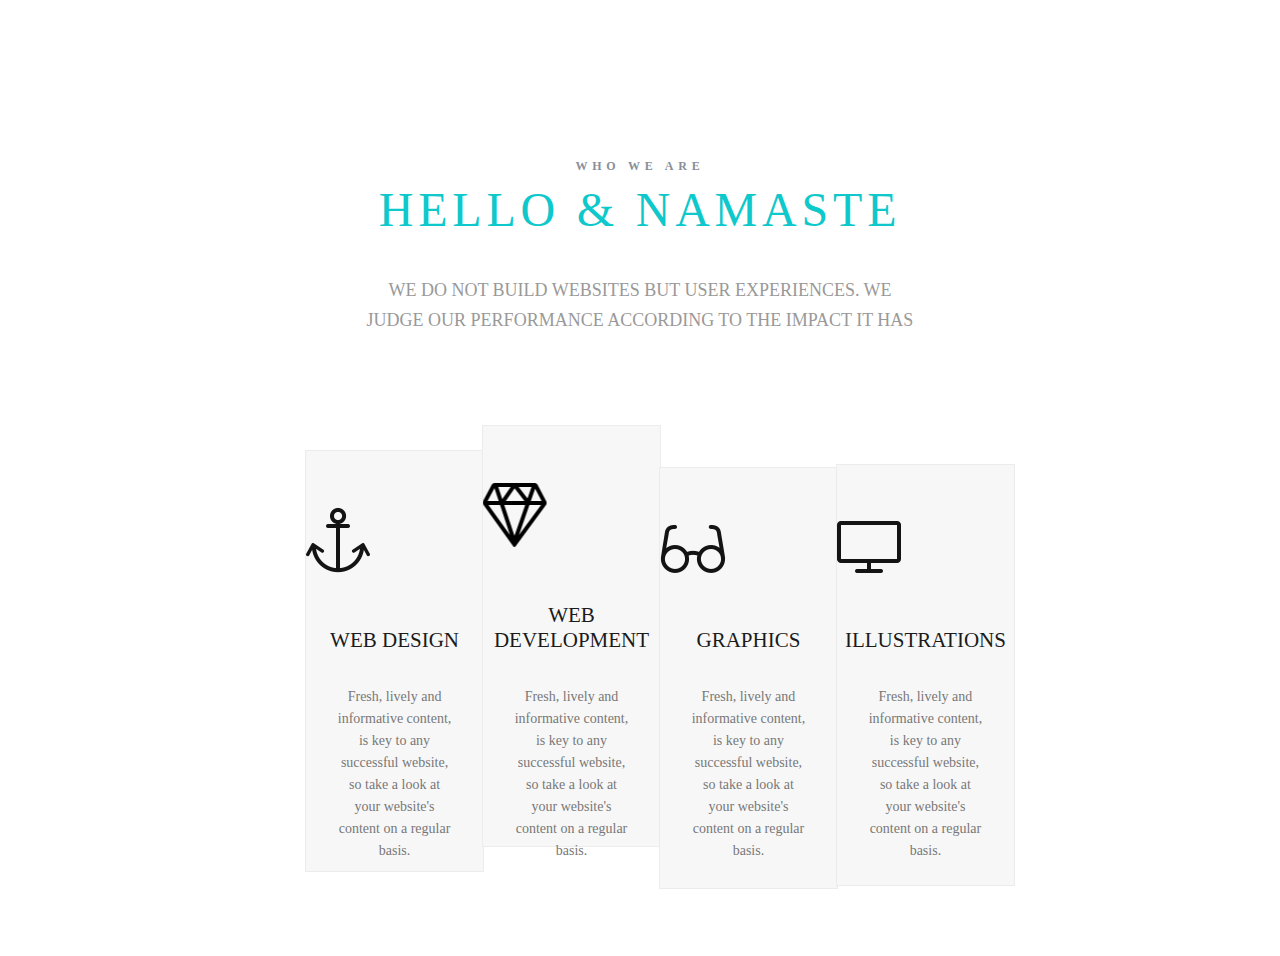
<file: index.html>
<!DOCTYPE html>
<html lang="en">

<head>
    <meta charset="UTF-8">
    <meta name="viewport" content="width=device-width, initial-scale=1.0">
    <link rel="stylesheet" href="styles.css">
    <title>Namaste</title>
</head>

<body>
    <div class="about">
        <div class="title">
            <div class="text1">
                who we are
            </div>
            <div class="text2">
                hello & namaste
            </div>
            <div class="text3">
                we do not build websites but user experiences. we <br>
                judge our performance according to the impact it has
            </div>
        </div>
        <ul class="iconboxes">
            <li class="design">
                <div class="icon icon1"></div>
                <div class="icontitle">web design</div>
                <div class="icontext">Fresh, lively and informative content, is key to any successful website, so take a
                    look at your website's content on a regular basis. </div>

            </li>
            <li class="development">
                <div class="icon icon2"></div>
                <div class="icontitle">web development</div>
                <div class="icontext">Fresh, lively and informative content, is key to any successful website, so take a
                    look at your website's content on a regular basis. </div>

            </li>
            <li class="graphics">
                <div class="icon icon3"></div>
                <div class="icontitle">graphics</div>
                <div class="icontext">Fresh, lively and informative content, is key to any successful website, so take a
                    look at your website's content on a regular basis. </div>

            </li>
            <li class="illustrations">
                <div class="icon icon4"></div>
                <div class="icontitle">illustrations</div>
                <div class="icontext">Fresh, lively and informative content, is key to any successful website, so take a
                    look at your website's content on a regular basis. </div>
            </li>
        </ul>
    </div>

</body>

</html>
</file>
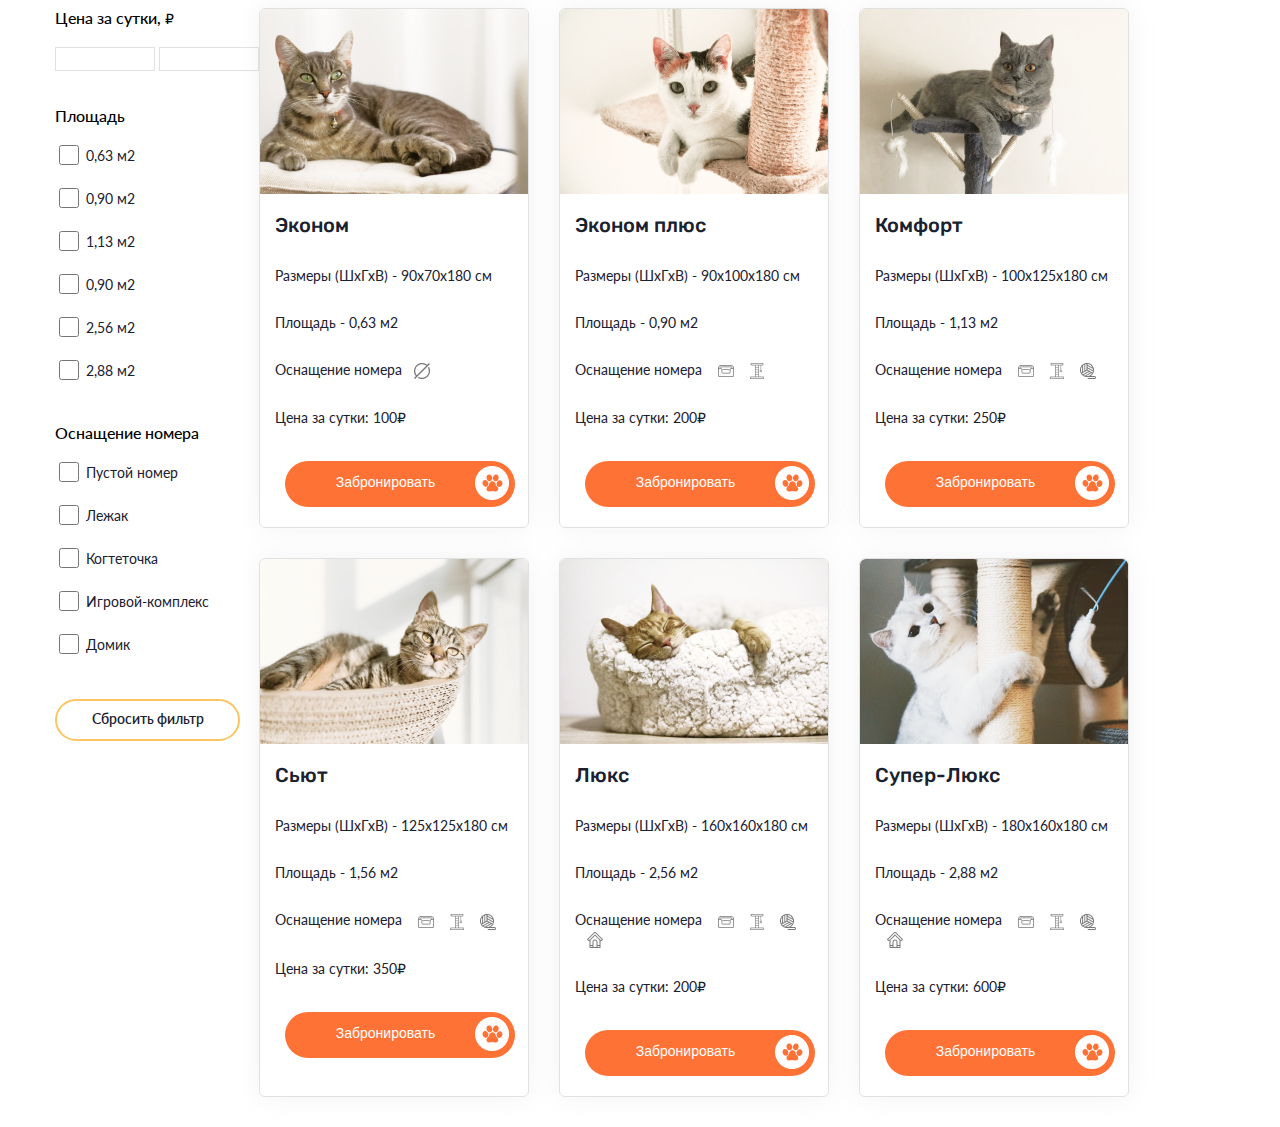
<file: cats/index.html>
<!DOCTYPE html>
<html lang="en">

<head>
    <meta charset="UTF-8">
    <meta name="viewport" content="width=device-width, initial-scale=1.0">
    <link rel="stylesheet" href="styles.css">
    <link href="https://fonts.googleapis.com/css2?family=Rubik:ital@1&display=swap" rel="stylesheet">
    <link href="https://fonts.googleapis.com/css2?family=Lato&display=swap" rel="stylesheet">
    <title>Cat Hotel</title>
</head>

<body>
    <div class="container">
        <div class="sidebar">
            <div class="sidebar__price">
                <span class="sidebar__dayprice">Цена за сутки,</span>
                <span class="sidebar__roubel">₽</span>
                <form class="form__price">
                    <input type="number" name="price">
                    <input type="number" name="price">
                </form>

            </div>

            <div class="sidebar__area">
                <div class="area__title">Площадь</div>
                <div>
                    <input type="checkbox">
                    <label for="0,63 м2">0,63 м2</label>
                </div>
                <div>
                    <input type="checkbox">
                    <label for="0,90 м2">0,90 м2</label>
                </div>
                <div>
                    <input type="checkbox">
                    <label for="1,13 м2">1,13 м2</label>
                </div>
                <div>
                    <input type="checkbox">
                    <label for="1,56 м2">0,90 м2</label>
                </div>
                <div>
                    <input type="checkbox">
                    <label for="2,56 м2">2,56 м2</label>
                </div>
                <div>
                    <input type="checkbox">
                    <label for="2,88 м2">2,88 м2</label>
                </div>


                <div class="facilities__title">Оснащение номера</div>
                <div>
                    <input type="checkbox">
                    <label for="Пустой номер">Пустой номер</label>
                </div>
                <div>
                    <input type="checkbox">
                    <label for="Лежак">Лежак</label>
                </div>
                <div>
                    <input type="checkbox">
                    <label for="Когтеточка">Когтеточка</label>
                </div>
                <div>
                    <input type="checkbox">
                    <label for="Игровой-комплекс">Игровой-комплекс</label>
                </div>

                <div>
                    <input type="checkbox">
                    <label for="Домик">Домик</label>
                </div>

            </div>
            <div class="footer1"><a class="button1 filterbutton" href="#">Сбросить фильтр
                </a></div>

        </div>
        <div class="cards__container">
            <div class="cards">
                <div class="card">
                    <img class="card__image" src="cat1.png">
                    <div class="card__description">
                        <div class="card__title">Эконом</div>
                        <div class="card__text card__roomsize">Размеры (ШхГхВ) - 90х70х180 см</div>
                        <div class="card__text card__roomarea">Площадь - 0,63 м2</div>
                        <div class="card__text card__facilities"><span class="card__roomfacilities">Оснащение
                                номера</span><img class="card__icon" src="none.png"></div>
                        <div class="card__text card__price"><span class="card__roomprice">Цена за
                                сутки:&nbsp;</span><span class="card__roompricesum">100₽</span></div>

                    </div>
                    <div class="footer2"><a class="button2" href="#">Забронировать
                            <img class="small__paw" src="paw.png" alt="paw"></a></div>
                </div>

                <div class="card">
                    <img class="card__image" src="cat2.png">
                    <div class="card__description">
                        <div class="card__title">Эконом плюс</div>
                        <div class="card__text card__roomsize">Размеры (ШхГхВ) - 90х100х180 см</div>
                        <div class="card__text card__roomarea">Площадь - 0,90 м2</div>
                        <div class="card__text card__facilities"><span class="card__roomfacilities">Оснащение
                                номера</span>
                            <img class="card__icon" src="vector1.png">
                            <img class="card__icon" src="vector2.png">
                        </div>
                        <div class="card__text card__price"><span class="card__roomprice">Цена за
                                сутки:&nbsp;</span><span class="card__roompricesum">200₽</span></div>

                    </div>
                    <div class="footer2"><a class="button2" href="#">Забронировать
                            <img class="small__paw" src="paw.png" alt="paw"></a></div>
                </div>

                <div class="card">
                    <img class="card__image" src="cat3.png">
                    <div class="card__description">
                        <div class="card__title">Комфорт</div>
                        <div class="card__text card__roomsize">Размеры (ШхГхВ) - 100х125х180 см</div>
                        <div class="card__text card__roomarea">Площадь - 1,13 м2 </div>
                        <div class="card__text card__facilities"><span class="card__roomfacilities">Оснащение
                                номера</span>
                            <img class="card__icon" src="vector1.png">
                            <img class="card__icon" src="vector2.png">
                            <img class="card__icon" src="vector3.png">
                        </div>
                        <div class="card__text card__price"><span class="card__roomprice">Цена за
                                сутки:&nbsp;</span><span class="card__roompricesum">250₽</span></div>

                    </div>
                    <div class="footer2"><a class="button2" href="#">Забронировать
                            <img class="small__paw" src="paw.png" alt="paw"></a></div>
                </div>

                <div class="card">
                    <img class="card__image" src="cat4.png">
                    <div class="card__description">
                        <div class="card__title">Сьют</div>
                        <div class="card__text card__roomsize">Размеры (ШхГхВ) - 125х125х180 см</div>
                        <div class="card__text card__roomarea">Площадь - 1,56 м2</div>
                        <div class="card__text card__facilities"><span class="card__roomfacilities">Оснащение
                                номера</span>
                            <img class="card__icon" src="vector1.png">
                            <img class="card__icon" src="vector2.png">
                            <img class="card__icon" src="vector3.png">
                        </div>
                        <div class="card__text card__price"><span class="card__roomprice">Цена за
                                сутки:&nbsp;</span><span class="card__roompricesum">350₽</span></div>

                    </div>
                    <div class="footer2"><a class="button2" href="#">Забронировать
                            <img class="small__paw" src="paw.png" alt="paw"></a></div>

                </div>
                <div class="card">
                    <img class="card__image" src="cat5.png">
                    <div class="card__description">
                        <div class="card__title">Люкс</div>
                        <div class="card__text card__roomsize">Размеры (ШхГхВ) - 160х160х180 см</div>
                        <div class="card__text card__roomarea">Площадь - 2,56 м2</div>
                        <div class="card__text card__facilities"><span class="card__roomfacilities">Оснащение
                                номера</span>
                            <img class="card__icon" src="vector1.png">
                            <img class="card__icon" src="vector2.png">
                            <img class="card__icon" src="vector3.png">
                            <img class="card__icon" src="vector4.png">
                        </div>
                        <div class="card__text card__price"><span class="card__roomprice">Цена за
                                сутки:&nbsp;</span><span class="card__roompricesum">200₽</span></div>

                    </div>
                    <div class="footer2"><a class="button2" href="#">Забронировать
                            <img class="small__paw" src="paw.png" alt="paw"></a></div>
                </div>

                <div class="card">
                    <img class="card__image" src="cat6.png">
                    <div class="card__description">
                        <div class="card__title">Супер-Люкс</div>
                        <div class="card__text card__roomsize">Размеры (ШхГхВ) - 180х160х180 см</div>
                        <div class="card__text card__roomarea">Площадь - 2,88 м2</div>
                        <div class="card__text card__facilities"><span class="card__roomfacilities">Оснащение
                                номера</span>
                            <img class="card__icon" src="vector1.png">
                            <img class="card__icon" src="vector2.png">
                            <img class="card__icon" src="vector3.png">
                            <img class="card__icon" src="vector4.png">
                        </div>
                        <div class="card__text card__price"><span class="card__roomprice">Цена за
                                сутки:&nbsp;</span><span class="card__roompricesum">600₽</span></div>

                    </div>
                    <div class="footer2"><a class="button2" href="#">Забронировать
                            <img class="small__paw" src="paw.png" alt="paw"></a></div>
                </div>
            </div>
        </div>
    </div>
</body>

</html>
</file>
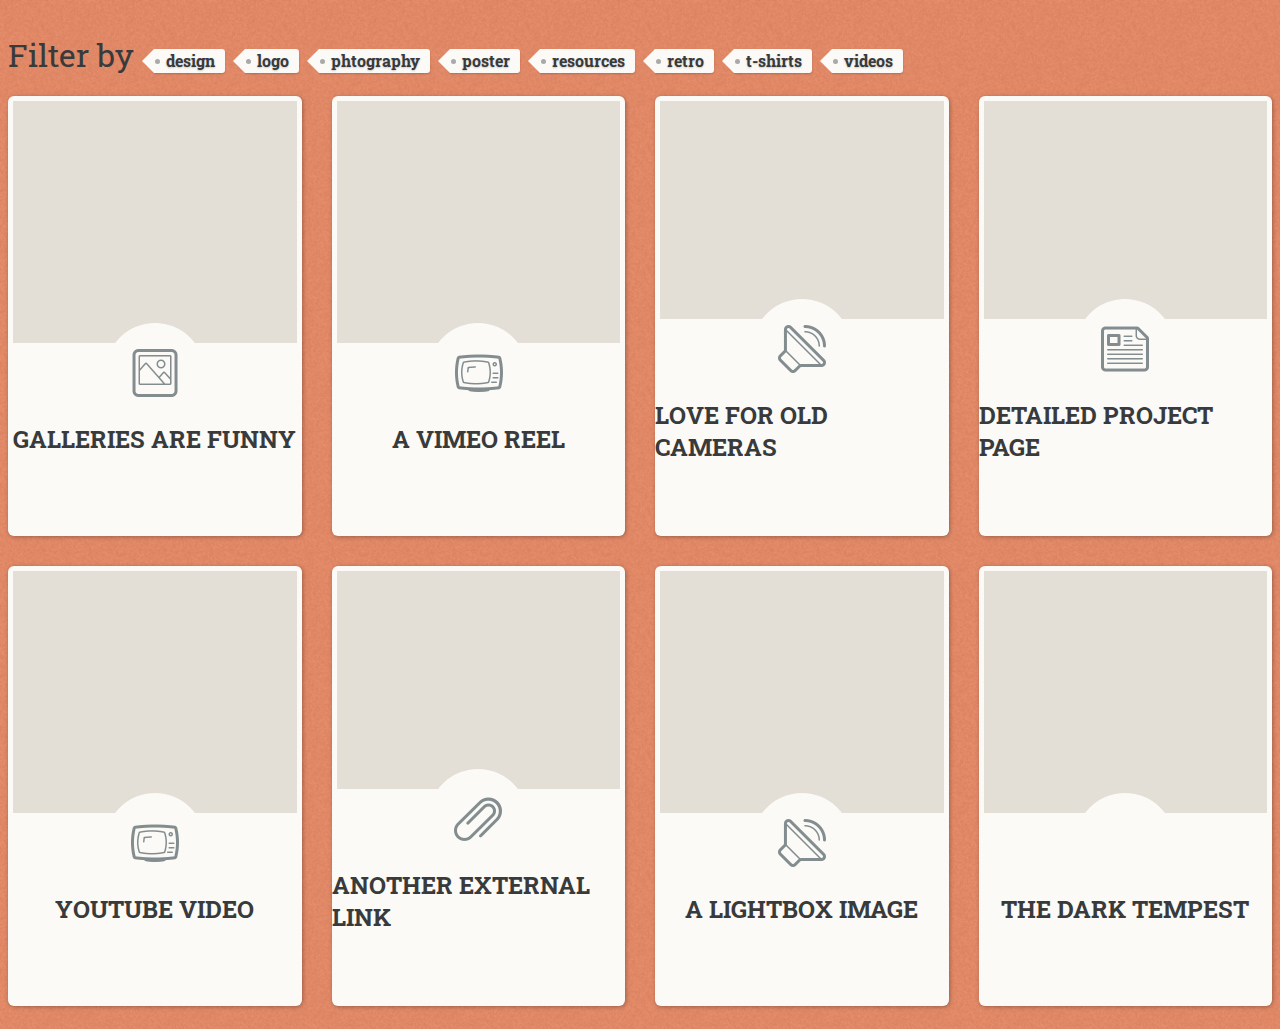
<file: hw portfolio/index.html>
<!DOCTYPE html>
<html lang="en">

<head>
    <meta charset="UTF-8">
    <meta name="viewport" content="width=device-width, initial-scale=1.0">
    <link rel="stylesheet" href="styles.css">
    <link href="https://fonts.googleapis.com/css2?family=Roboto+Slab:wght@100&display=swap" rel="stylesheet">
    <title>Portfolio</title>
</head>

<body>
    <br><br>
    <span class="filter">Filter by&nbsp;&nbsp;</span>
    <span class="tags tag1">design</span>
    <span class="tags tag2">logo</span>
    <span class="tags tag3">phtography</span>
    <span class="tags tag4">poster</span>
    <span class="tags tag5">resources</span>
    <span class="tags tag6">retro</span>
    <span class="tags tag7">t-shirts</span>
    <span class="tags tag8">videos</span>
    <div class="container">
        <div class="grid align-middle">

            <div class="grid-item width-1-4">
                <div class="card card-1">
                    <div class="rectangle"></div>
                    <div class="card-body">
                        <div class="icon icon1"></div>
                        <div class="card-text">GALLERIES ARE FUNNY</div>
                    </div>
                </div>
            </div>

            <div class="grid-item width-1-4">
                <div class="card card-2">
                    <div class="rectangle"></div>
                    <div class="card-body">
                        <div class="icon icon2"></div>
                        <div class="card-text">A VIMEO REEL</div>
                    </div>
                </div>
            </div>
            <div class="grid-item width-1-4">
                <div class="card card-3">
                    <div class="rectangle"></div>
                    <div class="card-body">
                        <div class="icon icon3"></div>
                        <div class="card-text">LOVE FOR OLD CAMERAS</div>
                    </div>
                </div>
            </div>
            <div class="grid-item width-1-4">
                <div class="card card-4">
                    <div class="rectangle"></div>
                    <div class="card-body">
                        <div class="icon icon4"></div>
                        <div class="card-text">DETAILED PROJECT PAGE</div>
                    </div>
                </div>
            </div>
            <div class="grid-item width-1-4">
                <div class="card card-5">
                    <div class="rectangle"></div>
                    <div class="card-body">
                        <div class="icon icon5"></div>
                        <div class="card-text">YOUTUBE VIDEO</div>
                    </div>
                </div>
            </div>
            <div class="grid-item width-1-4">
                <div class="card card-6">
                    <div class="rectangle"></div>
                    <div class="card-body">
                        <div class="icon icon6"></div>
                        <div class="card-text">ANOTHER EXTERNAL LINK</div>
                    </div>
                </div>
            </div>
            <div class="grid-item width-1-4">
                <div class="card card-7">
                    <div class="rectangle"></div>
                    <div class="card-body">
                        <div class="icon icon7"></div>
                        <div class="card-text">A LIGHTBOX IMAGE</div>
                    </div>
                </div>
            </div>
            <div class="grid-item width-1-4">
                <div class="card card-8">
                    <div class="rectangle"></div>
                    <div class="card-body">
                        <div class="icon icon8"></div>
                        <div class="card-text">THE DARK TEMPEST</div>
                    </div>
                </div>
            </div>


        </div>




    </div>
</body>

</html>
</file>
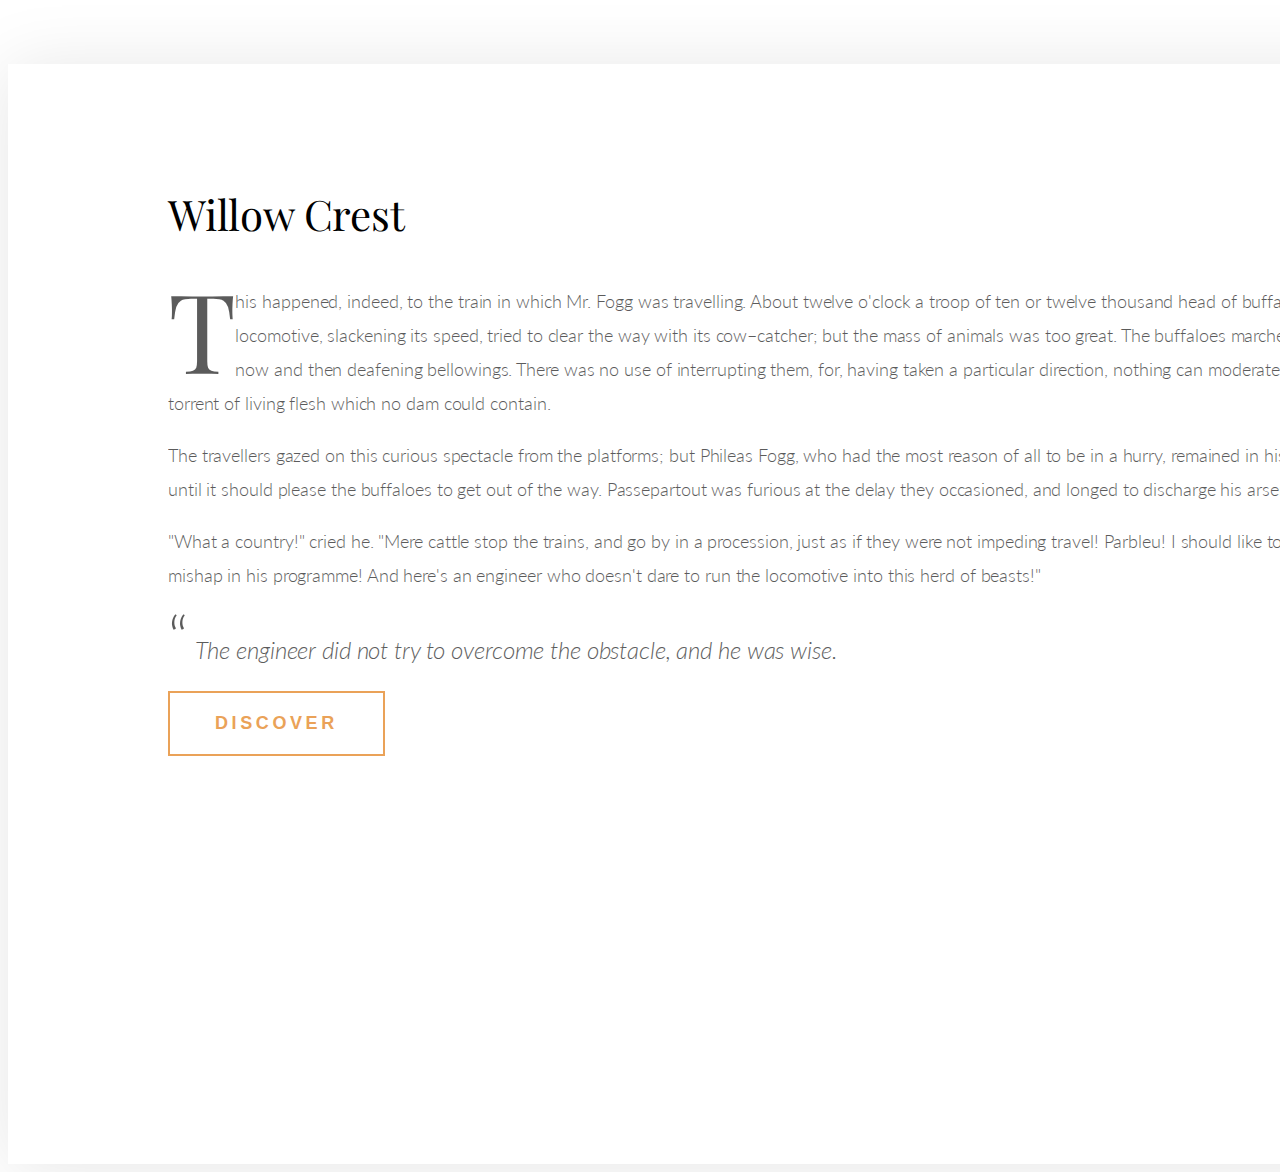
<file: willow crest/index.html>
<!DOCTYPE html>
<html lang="en">

<head>
    <meta charset="UTF-8">
    <meta name="viewport" content="width=device-width, initial-scale=1.0">
    <link rel="stylesheet" href="styles.css">
    <link href="https://fonts.googleapis.com/css2?family=Lato:wght@300&family=Playfair+Display&display=swap"
        rel="stylesheet">
    <title>willow crest</title>
</head>

<body>
    <div class="card">
        <article class="article">
            <section>
                <p class="title">Willow Crest</p>
            </section>
            <section>
                <p class="text first">
                    This happened, indeed, to the train in which Mr. Fogg was travelling. About twelve o'clock a
                    troop
                    of
                    ten or
                    twelve thousand head of buffalo encumbered the track. The locomotive, slackening its speed,
                    tried to
                    clear
                    the way with its cow–catcher; but the mass of animals was too great. The buffaloes marched along
                    with a
                    tranquil gait, uttering now and then deafening
                    bellowings. There was no use of interrupting them, for, having taken a particular direction,
                    nothing
                    can
                    moderate and change their course; it is a torrent of living flesh which no dam could contain.
                </p>
            </section>
            <section>
                <p class="text">
                    The travellers gazed on this curious spectacle from the platforms; but Phileas Fogg, who had the
                    most
                    reason
                    of all to be in a hurry, remained in his seat, and waited philosophically until it should please
                    the
                    buffaloes to get out of the way.
                    Passepartout was furious at the delay they occasioned, and longed to discharge his arsenal of
                    revolvers
                    upon
                    them.
                </p>
            </section>
            <section>
                <p class="text">
                    "What a country!" cried he. "Mere cattle stop the trains, and go by in a procession, just as if
                    they
                    were
                    not impeding travel! Parbleu! I should like to know if Mr. Fogg foresaw this mishap in his
                    programme!
                    And
                    here's an engineer who doesn't dare to run the locomotive into this herd of beasts!"
                </p>
            </section>
            <section>
                <p class="text colon">
                    <i> The engineer did not try to overcome the obstacle, and he was wise.</i>

                </p>
            </section>
            <footer>
                <a href="discover">
                    <button class="discover_button">
                        <b>Discover</b>
                    </button>
                </a>
            </footer>
        </article>
    </div>
</body>

</html>
</file>
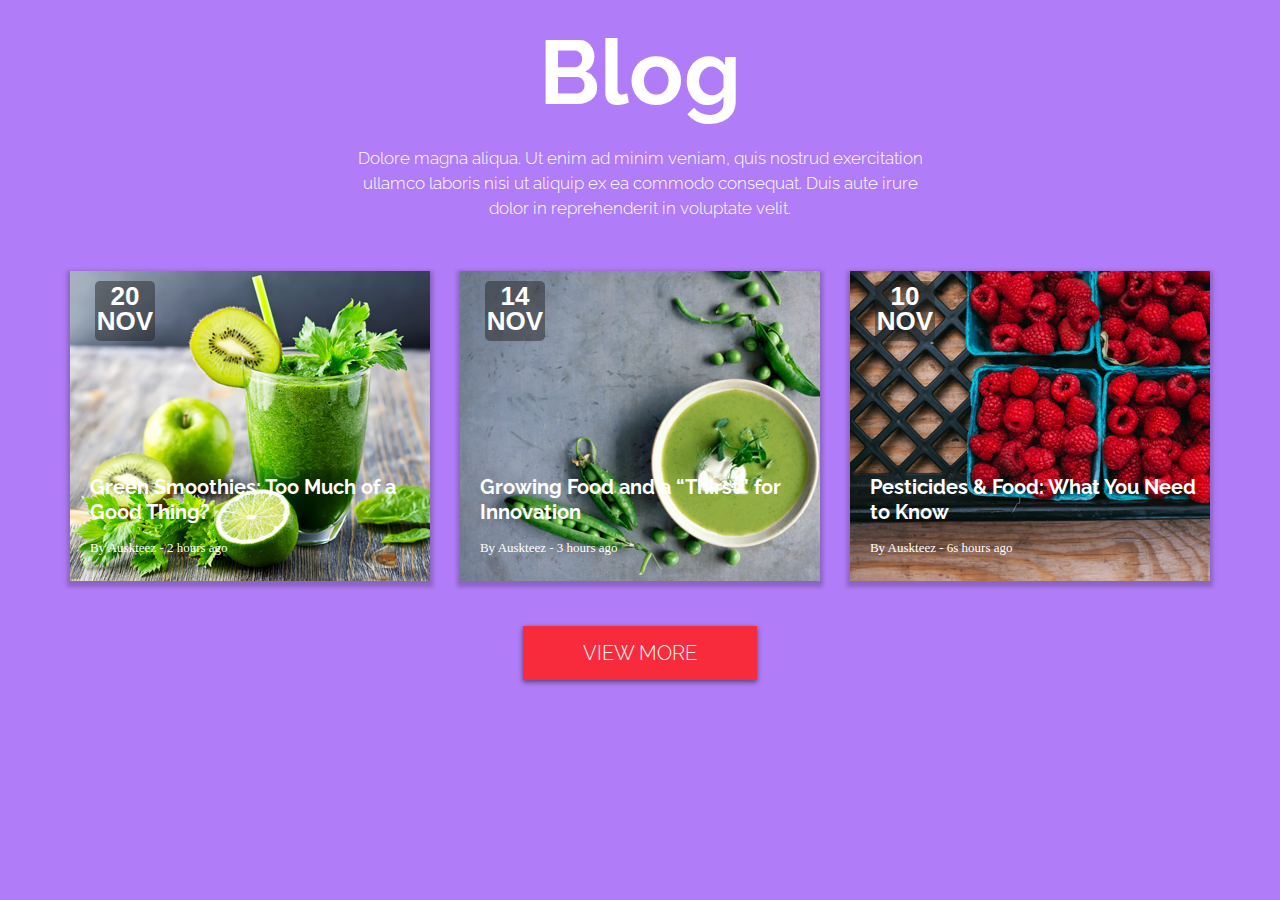
<file: hw10/blog/index.html>
<!DOCTYPE html>
<html lang="en">

<head>
    <meta charset="UTF-8">
    <meta name="viewport" content="width=device-width, initial-scale=1.0">
    <link href="https://fonts.googleapis.com/css2?family=Raleway&display=swap" rel="stylesheet">
    <link rel="stylesheet" href="styles.css">
    <title>Blog</title>
</head>

<body>
    <div class="container">
        <div class="intro">
            <h1 class="intro-title">Blog</h1>
            <div class="intro-description">Dolore magna aliqua. Ut enim ad minim veniam, quis nostrud exercitation
                ullamco laboris nisi ut aliquip ex ea commodo consequat. Duis aute irure dolor in reprehenderit in
                voluptate velit.</div>
        </div>
        <div class="grid">

            <div class="grid-item">
                <div class="card card1">

                    <div class="card-date">20 Nov</div>
                    <div class="card-text">

                        <div class="card-title">Green Smoothies: Too Much of a Good Thing?</div>
                        <div class="card-author">By Auskteez - 2 hours ago</div>
                    </div>
                </div>
            </div>

            <div class="grid-item">
                <div class="card card2">
                    <div class="card-date">14 Nov</div>
                    <div class="card-text">
                        <div class="card-title">Growing Food and a “Thirst” for Innovation</div>
                        <div class="card-author">By Auskteez - 3 hours ago</div>
                    </div>
                </div>
            </div>

            <div class="grid-item">
                <div class="card card3">
                    <div class="card-date">10 Nov</div>
                    <div class="card-text">
                        <div class="card-title">Pesticides & Food: What You Need to Know</div>
                        <div class="card-author">By Auskteez - 6s hours ago</div>
                    </div>
                </div>
            </div>
        </div>

        <!-- <div class="footer">
            <a class="button" href="#">View more</a>
        </div> -->

        <div class="footer"><a class="button" href="#">View More</a></div>



    </div>




</body>

</html>
</file>
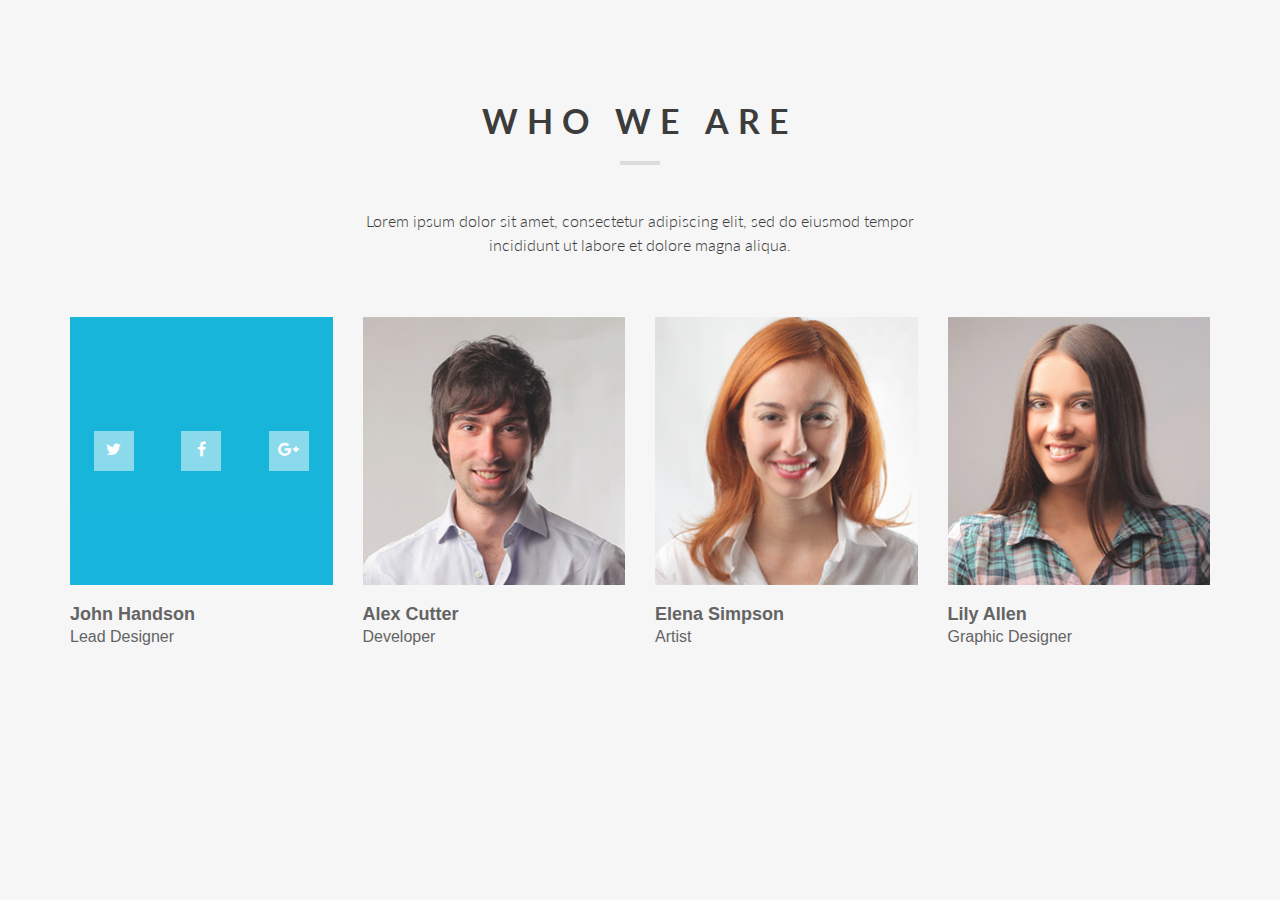
<file: hw10/who we are/index.html>
<!DOCTYPE html>
<html lang="en">

<head>
    <meta charset="UTF-8">
    <meta name="viewport" content="width=device-width, initial-scale=1.0">
    <link href="https://fonts.googleapis.com/css2?family=Lato:wght@300;400;700&display=swap" rel="stylesheet">
    <link rel="stylesheet" href="styles.css">
    <link rel="stylesheet" href="https://maxcdn.bootstrapcdn.com/font-awesome/4.5.0/css/font-awesome.min.css">
    <title>Who we are</title>
</head>

<body>
    <div class="container">
        <div class="heading">
            <div class="heading-intro">who we are</div>
            <div class="rectangle"> </div>
            <div class="heading-description">Lorem ipsum dolor sit amet, consectetur adipiscing elit, sed do eiusmod
                tempor incididunt ut labore et dolore magna aliqua.</div>
        </div>
        <div class="grid">
            <div class="grid-item">
                <div class="card card1">
                    <span class="icon fa fa-twitter"></span>
                    <span class="icon fa fa-facebook"></span>
                    <span class="icon fa fa-google-plus"></span>
                </div>
                <div class="name">John Handson</div>
                <div class="position">Lead Designer</div>
            </div>

            <div class="grid-item">
                <div class="card card2"></div>
                <div class="name">Alex Cutter</div>
                <div class="position">Developer</div>
            </div>

            <div class="grid-item">
                <div class="card card3"></div>
                <div class="name">Elena Simpson</div>
                <div class="position">Artist</div>
            </div>

            <div class="grid-item">
                <div class="card card4"></div>
                <div class="name">Lily Allen</div>
                <div class="position">Graphic Designer</div>
            </div>







        </div>














    </div>
</body>

</html>
</file>
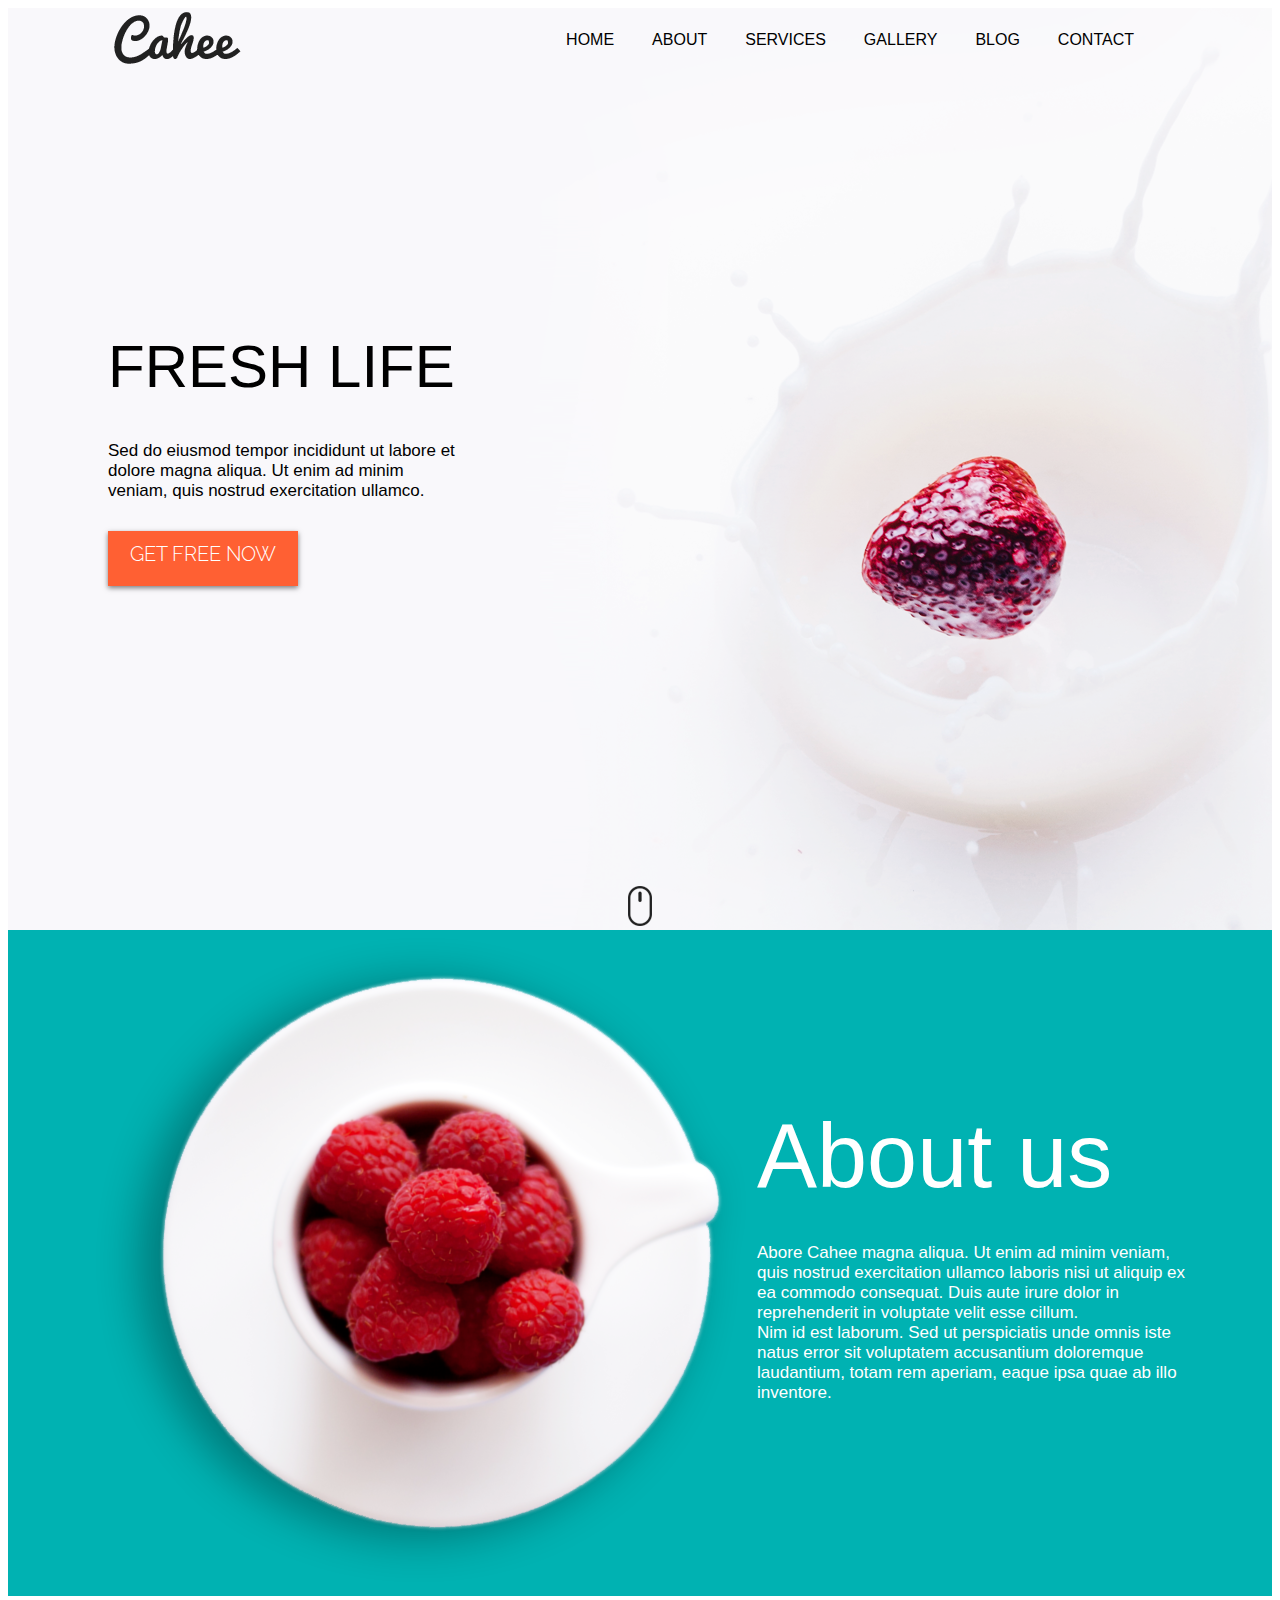
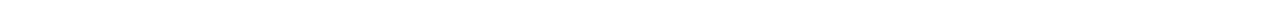
<file: hw11/Cahee/index.html>
<!DOCTYPE html>
<html lang="en">

<head>
    <meta charset="UTF-8">
    <meta name="viewport" content="width=device-width, initial-scale=1.0">
    <link rel="stylesheet" href="styles.css">
    <link href="https://fonts.googleapis.com/css2?family=Raleway:wght@300;700&display=swap" rel="stylesheet">
    <title>Cahee</title>
</head>

<body>

    <div class="half1">
        <div class="box1">
            <div class="section-nav">
                <div class="logo">
                    <img src="logo.png" alt="logo"></div>
                <div class="nav">
                    <a class="navitem" href="#">home</a>
                    <a class="navitem" href="#">about</a>
                    <a class="navitem" href="#">services</a>
                    <a class="navitem" href="#">gallery</a>
                    <a class="navitem" href="#">blog</a>
                    <a class="navitem" href="#">contact</a>
                </div>
            </div>

            <div class="section1">
                <div class="grid">
                    <div class="grid-item">
                        <div class="section1-title">fresh life</div>
                        <div class="section1-text">Sed do eiusmod tempor incididunt ut labore et dolore magna aliqua. Ut
                            enim ad
                            minim veniam, quis nostrud exercitation ullamco.</div>
                        <div class="footer"><a class="button" href="#">Get free now</a></div>
                    </div>

                </div>
                <div class="scroll">
                    <img src="scroll.png">
                </div>
            </div>
        </div>
    </div>
    <div class="section2">
        <div class="box2">
            <div class="grid2">
                <div class="berries">
                    <img src="berries.png">
                </div>
                <div class="grid2-item">
                    <div class="section2-title">About us</div>
                    <div class="section2-text">Abore Cahee magna aliqua. Ut enim ad minim veniam, quis nostrud
                        exercitation
                        ullamco laboris nisi ut aliquip ex ea commodo consequat. Duis aute irure dolor in reprehenderit
                        in
                        voluptate velit esse cillum.<br>
                        Nim id est laborum. Sed ut perspiciatis unde omnis iste natus error sit voluptatem accusantium
                        doloremque laudantium, totam rem aperiam, eaque ipsa quae ab illo inventore.</div>
                </div>
            </div>
        </div>
    </div>

</body>

</html>
</file>
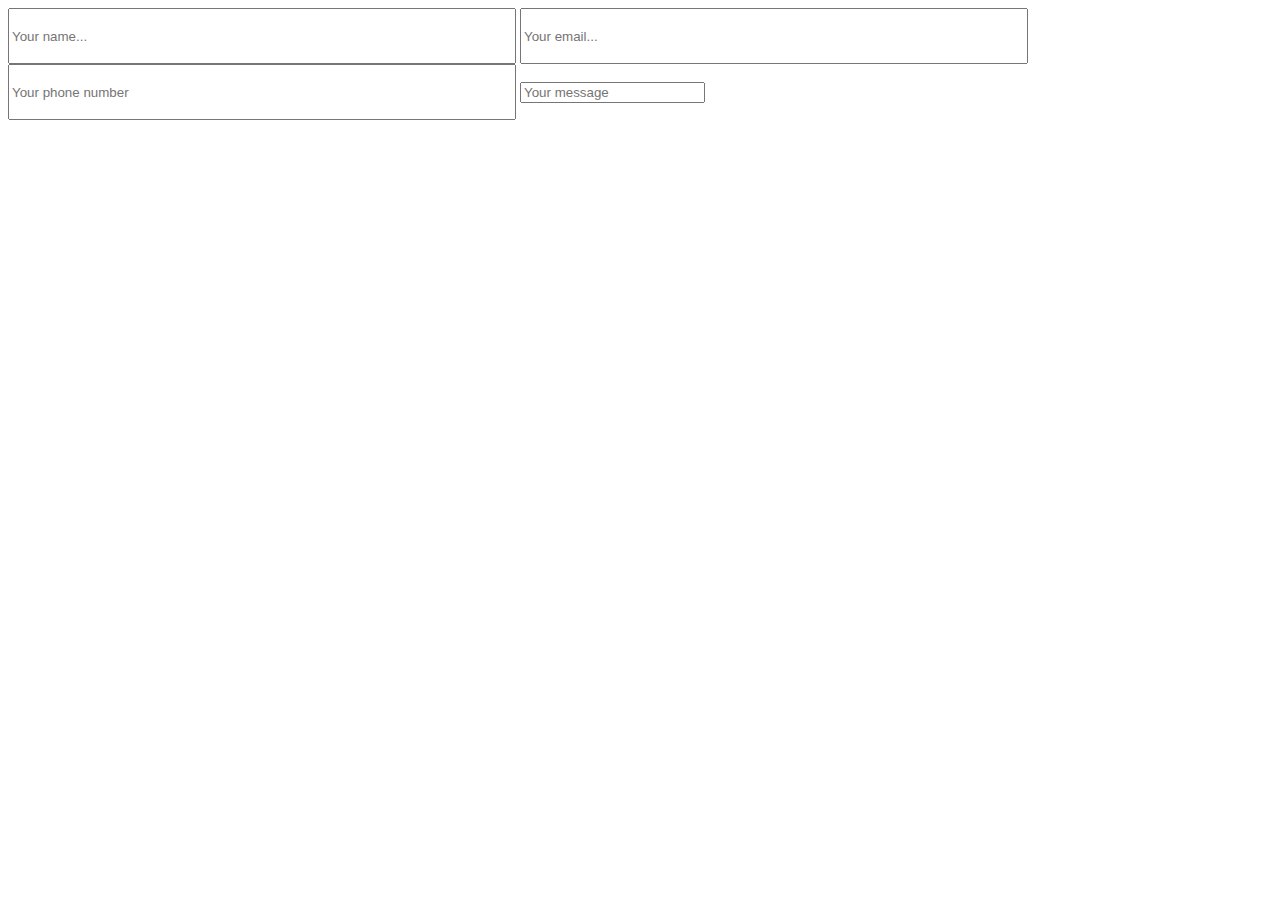
<file: hw11/Form/index.html>
<!DOCTYPE html>
<html lang="en">

<head>
    <meta charset="UTF-8">
    <meta name="viewport" content="width=device-width, initial-scale=1.0">
    <link rel="stylesheet" href="styles.css">
    <title>Contact</title>
</head>

<body>
    <div class="form">
        <form action="" method="">
            <input class="thin" type="text" name="name" id="name" placeholder="Your name...">
            <input class="thin" type="email" name="" id="" placeholder="Your email...">
            <input class="thin" type="tel" name="" id="" placeholder="Your phone number">
            <input type="text" name="" id="" placeholder="Your message">

        </form>
    </div>
</body>

</html>
</file>
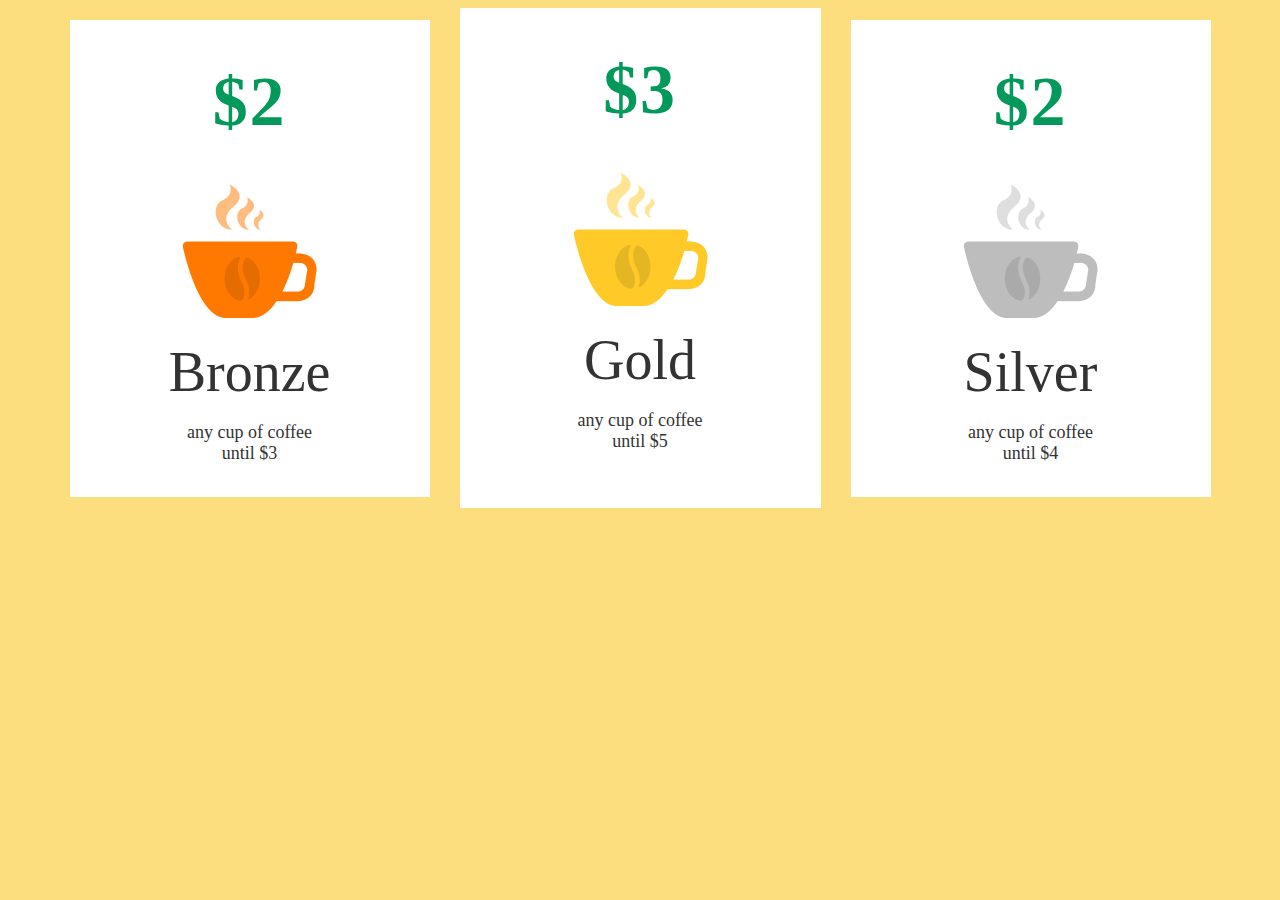
<file: hw5/cups/index.html>
<!DOCTYPE html>
<html lang="en">

<head>
    <meta charset="UTF-8">
    <meta name="viewport" content="width=device-width, initial-scale=1.0">
    <link rel="stylesheet" href="styles.css">
    <title>cups</title>
</head>

<body>
    <div class="container">
        <div class="box cup-one">
            <p class="price">$2</p>
            <img src="orange.png" alt="cup">
            <p class="text_title">
                Bronze
            </p>
            <p class="text">any cup of coffee until $3</p>
        </div>
        <div class="box cup-two">
            <p class="price">$3</p>
            <img src="yellow.png">
            <p class="text_title">
                Gold
            </p>
            <p class="text">any cup of coffee until $5</p>
        </div>
        <div class="box cup-three">
            <p class="price">$2</p>
            <img src="gray.png">
            <p class="text_title">
                Silver
            </p>
            <p class="text">any cup of coffee until $4</p>
        </div>
    </div>
</body>

</html>
</file>
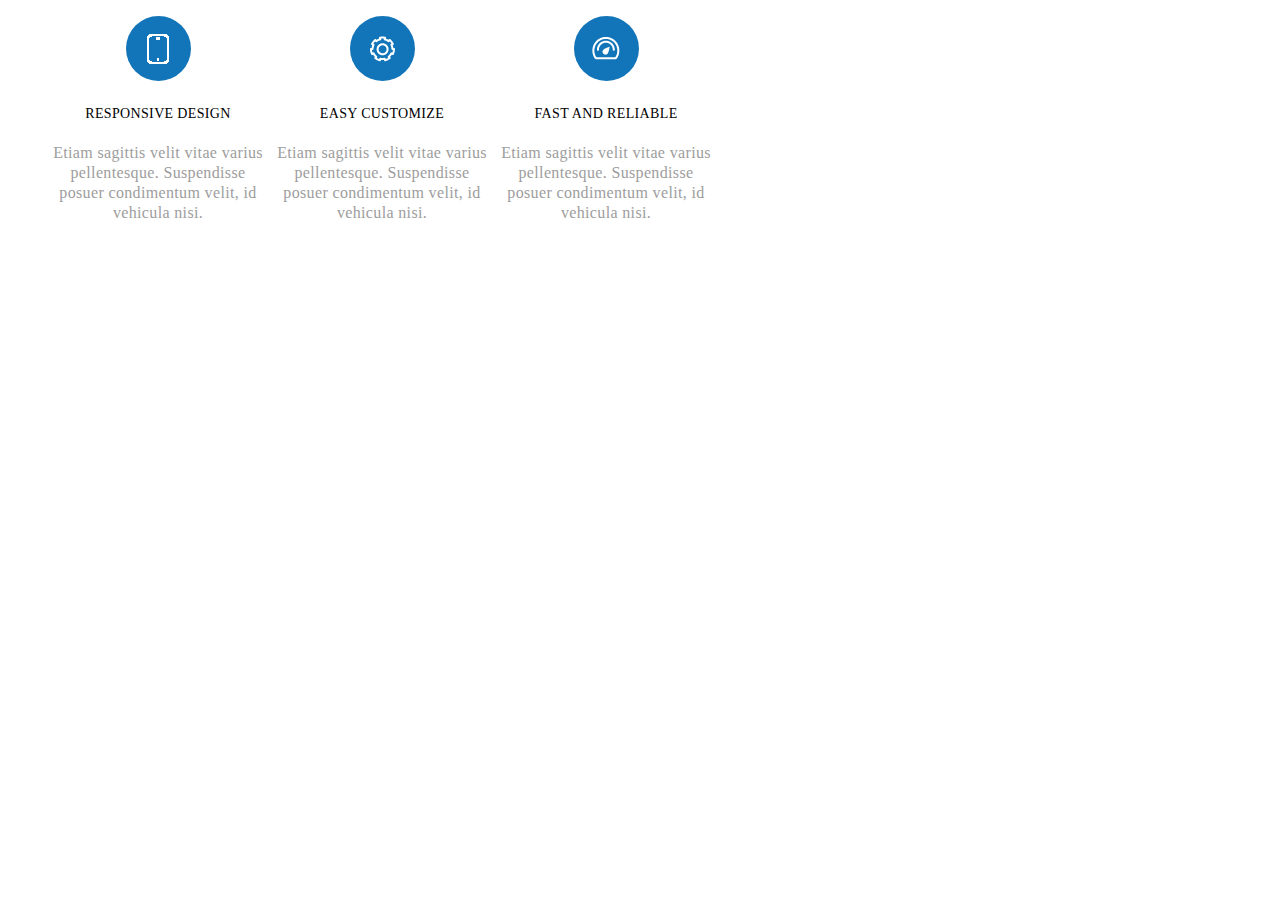
<file: sunday/services/index.html>
<!DOCTYPE html>
<html>

<head>
    <meta charset="utf-8">
    <link rel="stylesheet" href="styles.css">
    <title>services</title>

</head>


<body>
    <ul class="list">

        <div class="services">

            <li>
                <div class="service">

                    <a href="#">
                        <div class="service-icon icon1">
                            <!--   <img src="tablet_white.png" alt="tablet_white.png">-->
                        </div>
                    </a>

                    <div class="service-title">Responsive Design</div>
                    <div class="service-description">Etiam sagittis velit vitae varius pellentesque. Suspendisse posuer
                        condimentum velit, id vehicula nisi.</div>
                </div>
            </li>
            <li>
                <div class="service">
                    <a href="#">
                        <div class="service-icon icon2">
                            <!-- <img src="settings_white.png" alt="settings_white.png"> -->

                        </div>
                    </a>

                    <div class="service-title">Easy Customize</div>
                    <div class="service-description">Etiam sagittis velit vitae varius pellentesque. Suspendisse posuer
                        condimentum velit, id vehicula nisi.</div>
                </div>
            </li>
            <li>
                <div class="service">
                    <a href="#">
                        <div class="service-icon icon3">
                            <!-- <img src="dashboard_white.png" alt="dashboard_white.png">-->

                        </div>
                    </a>
                    <div class="service-title">Fast and reliable</div>
                    <div class="service-description">Etiam sagittis velit vitae varius pellentesque. Suspendisse posuer
                        condimentum velit, id vehicula nisi.</div>
                </div>
            </li>
        </div>
    </ul>

</body>



</html>
</file>
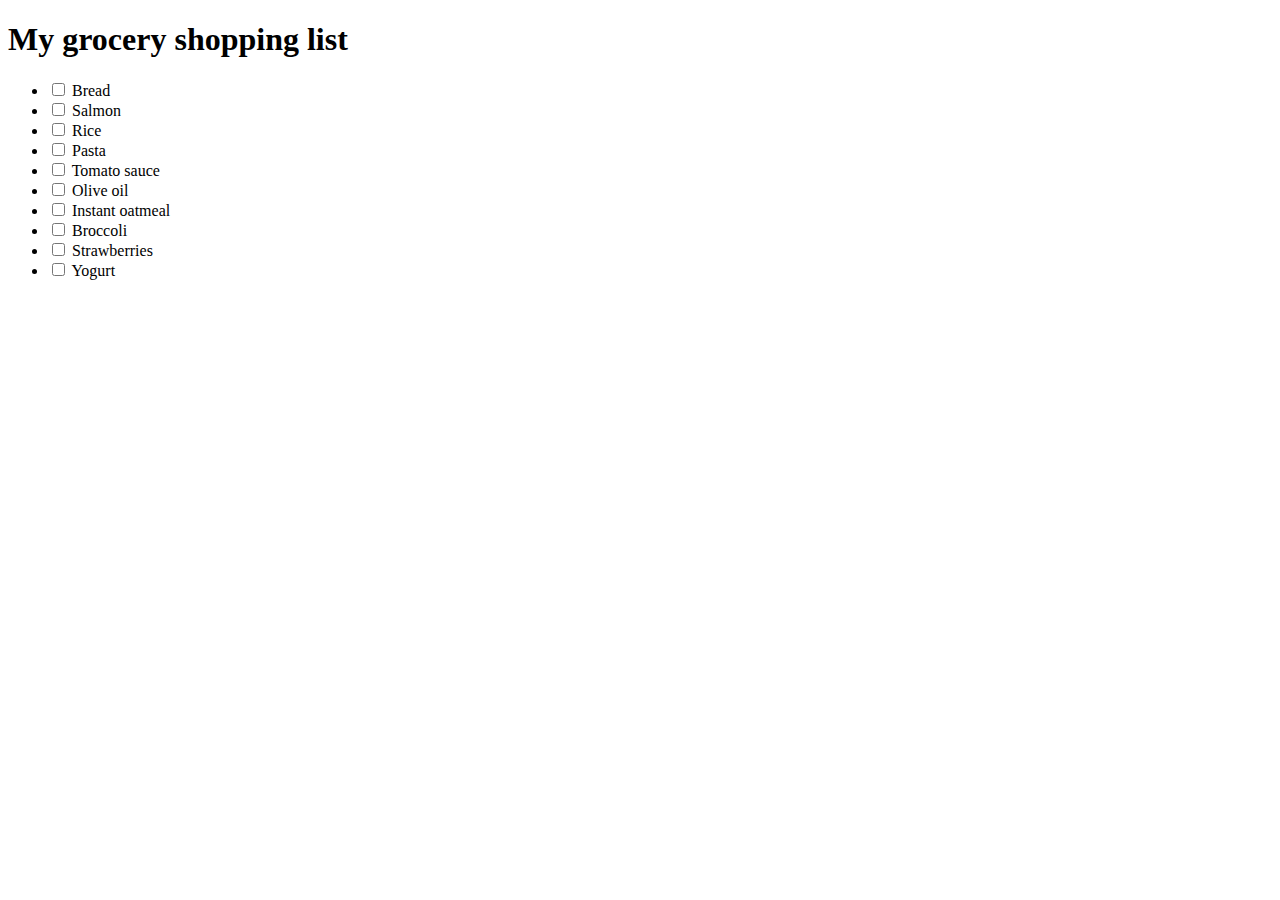
<file: list.html>
<!doctype html>
<html lang="en">

<head>
    <meta charset="UTF-8">
    <meta name="viewport" content="width=device-width, initial-scale=1.0">
    <meta http-equiv="X-UA-Compatible" content="ie=edge">
    <title>shopping list</title>
</head>

<body>
    <h1>My grocery shopping list</h1>
    <div id="checkboxes">
        <ul>
            <li><input type="checkbox"> Bread</li>
            <li><input type="checkbox"> Salmon</li>
            <li><input type="checkbox"> Rice</li>
            <li><input type="checkbox"> Pasta</li>
            <li><input type="checkbox"> Tomato sauce</li>
            <li><input type="checkbox"> Olive oil</li>
            <li><input type="checkbox"> Instant oatmeal</li>
            <li><input type="checkbox"> Broccoli</li>
            <li><input type="checkbox"> Strawberries</li>
            <li><input type="checkbox"> Yogurt</li>
        </ul>
    </div>

</body>

</html>
</file>
<file: styles.css>
.iconboxes {
    margin-left: auto;
    margin-right: auto;
    width: 70%;
    display: block;
    font-size: 0;
    text-align: center;
    margin-top: 0px;
    transition: all 1s; 
    
}

.title {
    text-transform: uppercase;
}

.iconboxes li{
    width: 20%;
    display: inline-block;
    text-align: center;
    border: 1px solid #ececec;
    margin: -1px;
    background-color: #f7f7f7;
    height:420px;
}

.about {
    text-align: center;
}

.text1 
{
    
height: 9px;
color: #898f99;
font-family: Montserrat;
font-size: 12px;
font-weight: 700;
line-height: 30px;
letter-spacing: 4.8px;
padding-bottom: 35px;
padding-top: 143px;
}

.text2 {
  
height: 36px;
color: #0ec8cb;
font-family: Montserrat;
font-size: 48px;
font-weight: 400;
line-height: 30px;
letter-spacing: 4.8px;
padding-bottom: 44px;
}

.text3 {
    
    height: 43px;
    color: #999999;
    font-family: "PT Sans";
    font-size: 18px;
    font-weight: 400;
    line-height: 30px;
    padding-bottom: 108px;
}

.icon1 
{
    background: url("anchor_black.png") no-repeat;  
    width: 64px;
    height: 66px; 

}
.icon {
    padding-bottom: 55px;  
    display: table-cell;
    background-position: center; 
    padding-top: 56px;
    
}

.icontitle {

color: #1b1b1b;
font-family: Montserrat;
font-size: 21px;
font-weight: 400;
text-transform: uppercase;
padding-bottom: 33px;  
}

.icontext {
color: #777777;
font-family: "PT Sans";
font-size: 14px;
font-weight: 400;
line-height: 22px;
text-align: center;
padding-bottom: 94px;
margin-left: 31px;
margin-right: 31px;
}

.icon1 
{
    background: url("anchor_black.png") no-repeat;  
    width: 64px;
    height: 66px; 
    display: table-cell;
    background-position: center;

}

.icon2 
{
    background: url("diamond_black.png") no-repeat;  
    width: 64px;
    height: 66px; 
    display: table-cell;
    background-position: center;

}

.icon3
{
    background: url("glasses_black.png") no-repeat;  
    width: 66px;
    height: 49px; 
    display: table-cell;
    background-position: center;

}

.icon4 
{
    background: url("monitor_black.png") no-repeat;  
    width: 64px;
    height: 52px; 
    display: table-cell;
    background-position: center;
  

}

.iconboxes li:hover {
    border: 1px solid #0ec8cb;
    background-color: #0ec8cb;
    margin: -1px;
    
}

.iconboxes li:hover .icontext{
    color: white;

}

.iconboxes li:hover .icontitle{
    color: white;

}

.iconboxes li:hover .icon1 {
    background: url("anchor_white.png") no-repeat; 
    width: 64px;
    height: 66px;
    display: table-cell;
    background-position: center;

} 

.iconboxes li:hover .icon2 {
    background: url("diamond_white.png") no-repeat; 
    width: 64px;
    height: 66px; 
    display: table-cell;
    background-position: center;

} 

.iconboxes li:hover .icon3 {
    background: url("glasses_white.png") no-repeat; 
    width: 66px;
    height: 49px; 
    display: table-cell;
    background-position: center;
} 
.iconboxes li:hover .icon4 {
    background: url("monitor_white.png") no-repeat; 
    width: 64px;
    height: 52px; 
    display: table-cell;
    background-position: center;
}
</file>
<file: cats/styles.css>
.container {
    max-width: 1170px;
    display: flex;
    margin-left: auto;
    margin-right: auto;
    /* align-content: space-between; */
}
.cards__container {
    width: 900px;
    height: 570px;
}

.cards {
    display: flex;
    flex-wrap: wrap;
}


.card {
    width: 270px;
    min-height: 428px;
    border: 1px solid #E1E1E1;
box-sizing: border-box;
box-shadow: 0px 0px 25px rgba(208, 208, 208, 0.25);
border-radius: 6px;
margin-right: 30px;
margin-bottom: 30px;
}

.card__image {
    width: 268px;
height: 185px; 
object-fit: cover;
border-radius: 6px 6px 0px 0px;

}
.button2 {
    position: relative;
    display: inline-block;
    background: #FF7236;
border-radius: 25px;
width: 230px;
height: 46px;
font-family: "Lato - SemiBold", sans-serif;
font-size: 14px; 
line-height: 42px;
text-decoration: none;
text-align: center;
color: white; 
vertical-align: middle; 
box-sizing: border-box; 
padding-right: 29px;
}


.small__paw {
    padding-top: 5px;
    position:absolute; 
    right:6px; 
}

.card__description {
    color: #1A212F;
    
}
.card__title {
    font-family: "Rubik", sans-serif;
font-style: normal;
font-weight: 500;
font-size: 20px;
line-height: 24px;
padding: 15px;
}

.card__text {
    font-family: Lato;
font-style: normal;
font-weight: normal;
font-size: 14px;
line-height: 17px;
padding: 15px;

}

.card__icon {
    padding-left: 12px;
    vertical-align: middle;
}

.footer2 {
    padding: 20px 25px;
    text-align: center;
}

.footer1 {
    margin-top: 42px;
} 

input{
    width: 100px;
height: 24px;
border: 1px solid #E1E1E1;
box-sizing: border-box;
margin-top: 20px;
    }

    /* .sidebar {
        padding-right: 90px;
    } */

    .sidebar__price {
        margin-bottom: 35px;
        font-family: "Lato", sans-serif;
    }

    .sidebar__dayprice {
        font-weight: 500;
font-size: 16px;
line-height: 19px;
    }
    .sidebar__roubel {
        font-weight: normal;
font-size: 14px;
line-height: 17px;
    }

    input[type=checkbox] {
        width: 20px;
        height: 20px;
        
        border: 1px solid #E1E1E1;
        box-sizing: border-box;
        vertical-align: sub;
        
        }

        
        .sidebar__area {
            font-family: "Lato", sans-serif;
            font-style: normal;
        }
        .area__title {
            font-weight: 500;
            font-size: 16px;
            line-height: 19px;
        }

        label {        
            font-weight: normal;
            font-size: 14px;
            line-height: 17px;
            color: #1A212F; }
            
.facilities__title {
    margin-top: 40px;
    font-weight: 500;
font-size: 16px;
line-height: 19px;
}

.filterbutton {
    border: 2px solid #FAC663;
box-sizing: border-box;
border-radius: 25px;
}

.button1 {
    display: inline-block;
    border: 2px solid #FAC663;
border-radius: 25px;
width: 185px;
height: 42px;
font-family: "Lato", sans-serif;
font-style: normal;
font-weight: 600;
font-size: 14px; 
line-height: 35px;
text-decoration: none;
text-align: center;
color: #1A212F;
vertical-align: middle; 
box-sizing: border-box; 
/* padding-right: 29px; */
}
</file>
<file: hw portfolio/styles.css>
body {
    background-image: url(background.png);
    background-repeat: no-repeat;
  background-size: cover;
  

  * {
    box-sizing: border-box;
  }

.container {
  margin-left: auto;
  margin-right: auto;
}

.grid {
    display: flex;
    flex-wrap: wrap;
    margin-left: -15px;
  margin-right: -15px;
    
  }

  .grid-item {
    padding: 15px;
  }

  .card {
    background-color: #fbfaf6;
    min-height: 440px;
    /* width: 300px; */
    box-shadow: 1px 1px 4px rgba(0, 0, 0, 0.3);
    border-radius: 6px;
    display: flex;
    /* justify-content: center;
    align-items: center; */
  }


  .width-1-4 {
    width: 25%;
  }


.card {
    flex-direction: column;
    
}

   .card .card-body {
  flex-grow: 1;
  display: flex;
  flex-direction: column;
  align-items: center;

   }
   .rectangle {
 
    background-color: #e3dfd7;
     margin:5px; 
     flex-grow: 3;
  }

  .icon1 {
    background: url(photo.png) no-repeat;
    
  }

  .card-text {
    
color: #383a3c;
font-family: "Roboto Slab";
font-size: 24px;
font-weight: 700;

  }

  .icon2 {
    background: url(tv.png) no-repeat;
  }

  

  .icon3 {
    background: url(sound.png) no-repeat;
  }

  .icon4 {
    background: url(note.png) no-repeat;
  }

  .icon5 {
    background: url(tv.png) no-repeat;
  }
  .icon6 {
    background: url(clip.png) no-repeat;
  }

  .icon7 {
    background: url(photo.png) no-repeat;
  }

  .icon7 {
    background: url(sound.png) no-repeat;
  }

  .icon {
    background-position: center;
    background-color: #fbfaf6;
    width: 100px;
    height: 100px;
    border-radius: 50%;
    margin-top: -25px;
  }

  .tags {    
    display: inline-block;
    height: 24px;
    line-height: 24px;
    position: relative;
    margin: 0 16px 8px 0;
    padding: 0 10px 0 12px;
    background: #fbfaf6;    
    -webkit-border-bottom-right-radius: 3px;    
    border-bottom-right-radius: 3px;
    -webkit-border-top-right-radius: 3px;    
    border-top-right-radius: 3px;
    -webkit-box-shadow: 0 1px 2px rgba(0,0,0,0.2);
    box-shadow: 0 1px 2px rgba(0,0,0,0.2);
    color: #383a3c;
    font-size: 16px;
    font-family: "Roboto Slab" ,sans-serif;
    text-shadow: 0 1px 2px rgba(0,0,0,0.2);
    font-weight: 700;
    }
    .tags:before {
    content: "";
    position: absolute;
    top:0;
    left: -12px;
    width: 0;
    height: 0;
    border-color: transparent #fbfaf6 transparent transparent;
    border-style: solid;
    border-width: 12px 12px 12px 0;        
    }

.tags:after {
    content: "";
    position: absolute;
    top: 10px;
    left: 1px;
    float: left;
    width: 5px;
    height: 5px;
    -webkit-border-radius: 50%;
    border-radius: 50%;
    background: darkgray;
    /* -webkit-box-shadow: -1px -1px 2px rgba(0,0,0,0.4);
    box-shadow: -1px -1px 2px rgba(0,0,0,0.4); */
    }
    .filter {
  
      width: 126px;
      height: 32px;
      color: #383a3c;
      font-family: "Roboto Slab",sans-serif;
      font-size: 32px;
      font-weight: 400;
      line-height: 22px;
    }
</file>
<file: willow crest/styles.css>
.title {
    font-family: "Playfair Display", serif;
    font-size: 42px;
font-weight: 400;
letter-spacing: -0.21px;
}

.first:first-letter {
    font-family: 'Playfair Display', sans-serif;
    font-size: 200%; 
    color: #171717; 
    text-transform: uppercase;
    font-size: 110px;
font-weight: 400;
/* float: left; */
line-height: 89px;
letter-spacing: -0.55px;
float: left;

   }

.card {
    margin-left: auto;
    margin-right: auto;
    height: 940px;
    width: 1400px; 
    margin-top: 64px;
    /* box-shadow: 0 0 25px 25px rgba(133, 133, 133, .1); */
    box-shadow: 0 4px 68px rgba(0, 0, 0, 0.1);
    padding: 80px 160px; 
}
.colon:before { 
        content: "“";
        font-size: 60px;
letter-spacing: -0.3px;
line-height: 40px;
}

.discover_button {
    background-color: #fff;
    color: #eaa258;
    font-size: 18px;
    padding: 20px 45px ;
    border: 2px solid #eaa258;
    text-transform: uppercase;
    letter-spacing: 3.6px;
    font-weight: 700;
}
.discover_button:hover{
    color: white ;
    background-color: #eaa258;
}



.text {
    font-family: 'Lato', sans-serif;
    opacity: 0.7;
color: #171717;
letter-spacing: -0.09px;
line-height: 34px;
font-size: 18px;
font-weight: 300;
display: block;
}
.colon {
    font-size: 24px;
letter-spacing: -0.12px;
line-height: 34px;
}
</file>
<file: hw10/blog/styles.css>
body {
    background-color: #b07cf7;
}

* {
    box-sizing: border-box;
  }

  .container {
    max-width: 1170px;
    margin-left: auto;
    margin-right: auto;
    padding-left: 15px;
    padding-right: 15px;
    color: #ffffff;}


  .grid {
    display: flex;
    flex-wrap: wrap;
    margin: -15px;
    
  }

  .intro {
    
    font-family: "Raleway", sans-serif ;
    line-height: 25px;
    text-align: center;
    margin-left: 25%;
    margin-right: 25%;
margin-bottom: 50px;
  }

  .intro-title {
 
    font-size: 90px;
    font-weight: 700;
  }

  .intro-description {

    font-size: 17px;
    font-weight: 300;  
  }

  .grid-item {
    padding: 15px;
    width: 33.33%
  }
  .card {
    display: flex;
    min-height: 310px;
     flex-direction: column; 
     box-shadow: 0px 3px 4px 3px rgba(0, 0, 0, 0.2);
     justify-content: space-between;
    padding: 10px;
  }  

  .card1 {
    background-image: url(img1.png);
    background-repeat: no-repeat;
    background-size: cover;
  
  }

  .card2 {
    background-image: url(img2.png);
    background-repeat: no-repeat;
    background-size: cover;


  }

  .card3 {
    background-image: url(img3.png);
    background-repeat: no-repeat;
    background-size: cover;
  }

  .card-date {
      width: 60px;
      height: 60px;
      border-radius: 5px;
background-color: rgba(38, 38, 38, 0.5);
font-family: "Raleway - Heavy" , sans-serif;
font-size: 26px;
font-weight: 700;
line-height: 25px;
text-transform: uppercase;
text-align: center;
padding-top: 3px ;
margin-left: 15px;

  }

  .card-title {
    font-family: "Raleway" , sans-serif;
    font-size: 20px;
    font-weight: 700;
    line-height: 25px;
    margin-bottom: 15px;
    margin-left: 10px;
  }
.card-author {
    font-family: "Raleway - Light" ;
font-size: 13px;
font-weight: 300;
margin-bottom: 15px;
margin-left: 10px;
}

.footer {
    margin: 60px;
text-align: center;
}
.button {
font-family: "Raleway" , sans-serif;
color: #ffffff;
font-size: 20px;
font-weight: 300;
line-height: 25px;
text-transform: uppercase;
text-align: center;
box-shadow: 0 2px 5px rgba(0, 0, 0, 0.5);
background-color: #f72b3b;
padding: 15px 60px;
text-decoration: none;
}
</file>
<file: hw10/who we are/styles.css>
body {
    
background-color: #f6f6f6;
}

* {
    box-sizing: border-box;
  }

.container {
    max-width: 1170px;
    margin-left: auto;
    margin-right: auto;
    padding-left: 15px;
    padding-right: 15px;
    }

    .heading {
        margin-top: 100px;
        text-align: center;
        margin-left: 25%;
    margin-right: 25%;
    color: #3c3c3c;
    }

    .heading-intro {
        font-family: "Lato" , sans-serif;
font-size: 34px;
font-weight: 700;
text-transform: uppercase;
letter-spacing: 8.95px;
margin-bottom: 20px;
    }

    .rectangle {
        width: 40px;
height: 4px;
background-color: #dddbdb;
margin-bottom: 40px;
/* margin-left: 171px;
margin-right: 171px; */
display: inline-block;


    }

    .heading-description {
font-family: Lato , sans-serif;
font-size: 16px;
font-weight: 300;
line-height: 24px;
margin-bottom: 60px;
    }

    .grid {
        display: flex;
        flex-wrap: wrap;
        margin: -15px;
        
      }

      .grid-item {
        padding: 15px;
        width: 25%;
        display: flex;
        flex-direction: column; 
      }

      .card {
       min-height: 268px;
       background-repeat: no-repeat;
        background-size: cover;
      }

      .card1 {
        background-color: #00aed9;
        opacity: 0.9;
      }

      .card2 {
        background-image: url(img1.png);

      }

      .card3{
          background-image: url(img2.png);

      }

      .card4 {
        background-image: url(img3.png);   
      }

      .name {
          margin-top: 20px;
        line-height: 18px;
        font-family: "Lato-Bold" , sans-serif;
        font-size: 18px;
font-weight: 700;
color: #646464;
      }

      .position {
        margin-top: 5px;
        font-family: "Lato Light", sans-serif;
        font-weight: 300;
        color: #646464;
      }
      


      .card1 {
          display: flex;
          flex-wrap: wrap;
          text-align: center;
          justify-content: center;
      }

      .icon {
      
        color: #ffffff;
        font-size: 28px;
        font-weight: 400;
        line-height: 30px;
      height: 40px;
background-color: rgba(255, 255, 255, 0.5);
    width: 40px;
    padding-top: 10px;
    margin: auto;
      }
</file>
<file: hw11/Cahee/styles.css>
.box1 {
    margin-left: 100px;
    margin-right: 100px;
}
.navitem {
    margin-right: 38px;
    text-transform: uppercase; 
    font-family: 'Raleway - bold', sans-serif;
    font-size: 16px;   
    text-decoration: none;
    color: black;
}

.navitem:hover {
    border-top: 2px solid #ff6033;
}



.section-nav {
    display: flex;
    justify-content: space-between;
    align-items: center;
} 

.nav {
     
    display: flex; 
}

.half1 {
    background-image: url('section1.png');
    object-fit: contain;
}

.section1-title {

    text-transform: uppercase; 
    font-family: 'Raleway - heavy', sans-serif;
    font-size: 60px;
    padding-bottom: 40px;
}

.section1-text {
    font-family: 'Raleway - light', sans-serif;
    font-size: 17px;
}

.footer {
    margin-top: 30px;
}

.button {
    display: inline-block;
    font-family: "Raleway" , sans-serif;
    color: #ffffff;
    font-size: 20px;
    line-height: 27px;
    text-transform: uppercase;
    box-shadow: 0 2px 5px rgba(0, 0, 0, 0.5);
    background-color: #ff6033;
     padding-top: 10px;
    /* padding-bottom: 15px;  */
    text-decoration: none;
    /* padding-left: 27px;
    padding-right: 47px; */
    min-height: 45px;
    min-width: 190px;
    text-align: center;
    font-weight: 300;
    }

    .grid-item {
        width: 33.33%;
        padding-top: 260px;
        padding-bottom: 400px;
    }
    .scroll {
        text-align: center;
        margin-top: -100px;
    }

    .box2 {
        margin-left: 80px;
        margin-right: 80px;
    }
    
    .section2 {
        background-color: #00b2b2;
    }
.grid2 {
    display: flex;
}
    .grid2-item {
        width: 50%;
        padding-top: 175px ;
    }

    .section2-title {
        font-family: "Raleway - bold" , sans-serif;
        font-size: 90px;
        color: #fff;
        padding-bottom: 35px ;
    }

    .section2-text {
        
        font-family: "Raleway - light" , sans-serif;
        color: #ffffff;
        font-size: 17px;
    }
</file>
<file: hw11/Form/styles.css>
.form {
    display: flex;
    flex-direction: column;
}

.thin {
    width: 500px;
    height: 50px;
}
</file>
<file: hw5/cups/styles.css>
body{
    background-color: #fdde7e;
    
}

.container {
    display: flex;
    justify-content: center;
    align-items: center;
    flex-wrap: wrap;
    flex-direction: row;

}
.cup-one, .cup-three {
    background-color: white ;
    width: 360px;
height: 441px;
padding-bottom: 36px;
/*flex-direction: column;
align-items: center;
    justify-content: center;*/

}

.cup-two {
    background-color: white;
    width: 361px;
height: 500px;
}

.box {
    margin-left: 15px;
    margin-right: 15px;
    text-align: center;
   /* flex-direction: column;*/
    align-items: center;
    justify-content: center;
    
}

.price {
   
color: #02995b;
font-size: 70px;
font-weight: 700;
line-height: 24px;
letter-spacing: 1.75px;
}

.text_title {
    font-size: 56px;
/*font-weight: 400;
line-height: 24px;*/
color: #333333;
margin: 0px;
    margin-top: 5%;}

.text {
    font-size: 18px;
/*letter-spacing: 0.09px;
line-height: 24px;*/
color: #333333;
margin: 0px;
    margin-top: 5%;
    padding-left: 100px;
    padding-right: 100px;
    text-align: center;
}
</file>
<file: sunday/services/styles.css>
.service-title
{
    color: #000000;
    font-size: 14px;
    text-transform: uppercase;
    letter-spacing: 0.35px;
    line-height: 58px;
    font-weight: 400;
    
}
.service-description
{
    color: #9d9d9d;
    line-height: 20px;
    letter-spacing: 0.35px;
}
/*
.service-icon
{
    background-color: #1275b9;
    width: 65px;
    height: 65px;  
    border-radius: 50%;
    text-align: center;
    vertical-align: middle;
    display: table-cell;

} */

.list li
{width: 220px;
    display: inline-block;}

.service

{
    text-align: center;
}

.service-icon:hover 
{
    
    width: 65px;
height: 65px;
border: 1px solid #1275b9;



}

.icon1:hover {
    background: url("tablet_blue.png");
    background-repeat: no-repeat;
    background-position: center;


    
}

.icon2:hover {
    background: url("settings_blue.png") no-repeat;  
    background-position: center;
}

.icon3:hover {
    background: url("dashboard_blue2.png") no-repeat;  
    background-position: center;
}

.icon1 
{
    background: url("tablet_white.png") no-repeat;  
    background-position: center;
    background-color: #1275b9;
    width: 65px;
    height: 65px;  
    border-radius: 50%;
    text-align: center;
    display: table-cell;

}

.icon2 
{
    background: url("settings_white.png") no-repeat;  
    background-position: center;
    background-color: #1275b9;
    width: 65px;
    height: 65px;  
    border-radius: 50%;
    text-align: center;
    display: table-cell;

}

.icon3 
{
    background: url("dashboard_white.png") no-repeat;  
    background-position: center;
    background-color: #1275b9;
    width: 65px;
    height: 65px;  
    border-radius: 50%;
    text-align: center;
    display: table-cell;

}
</file>
